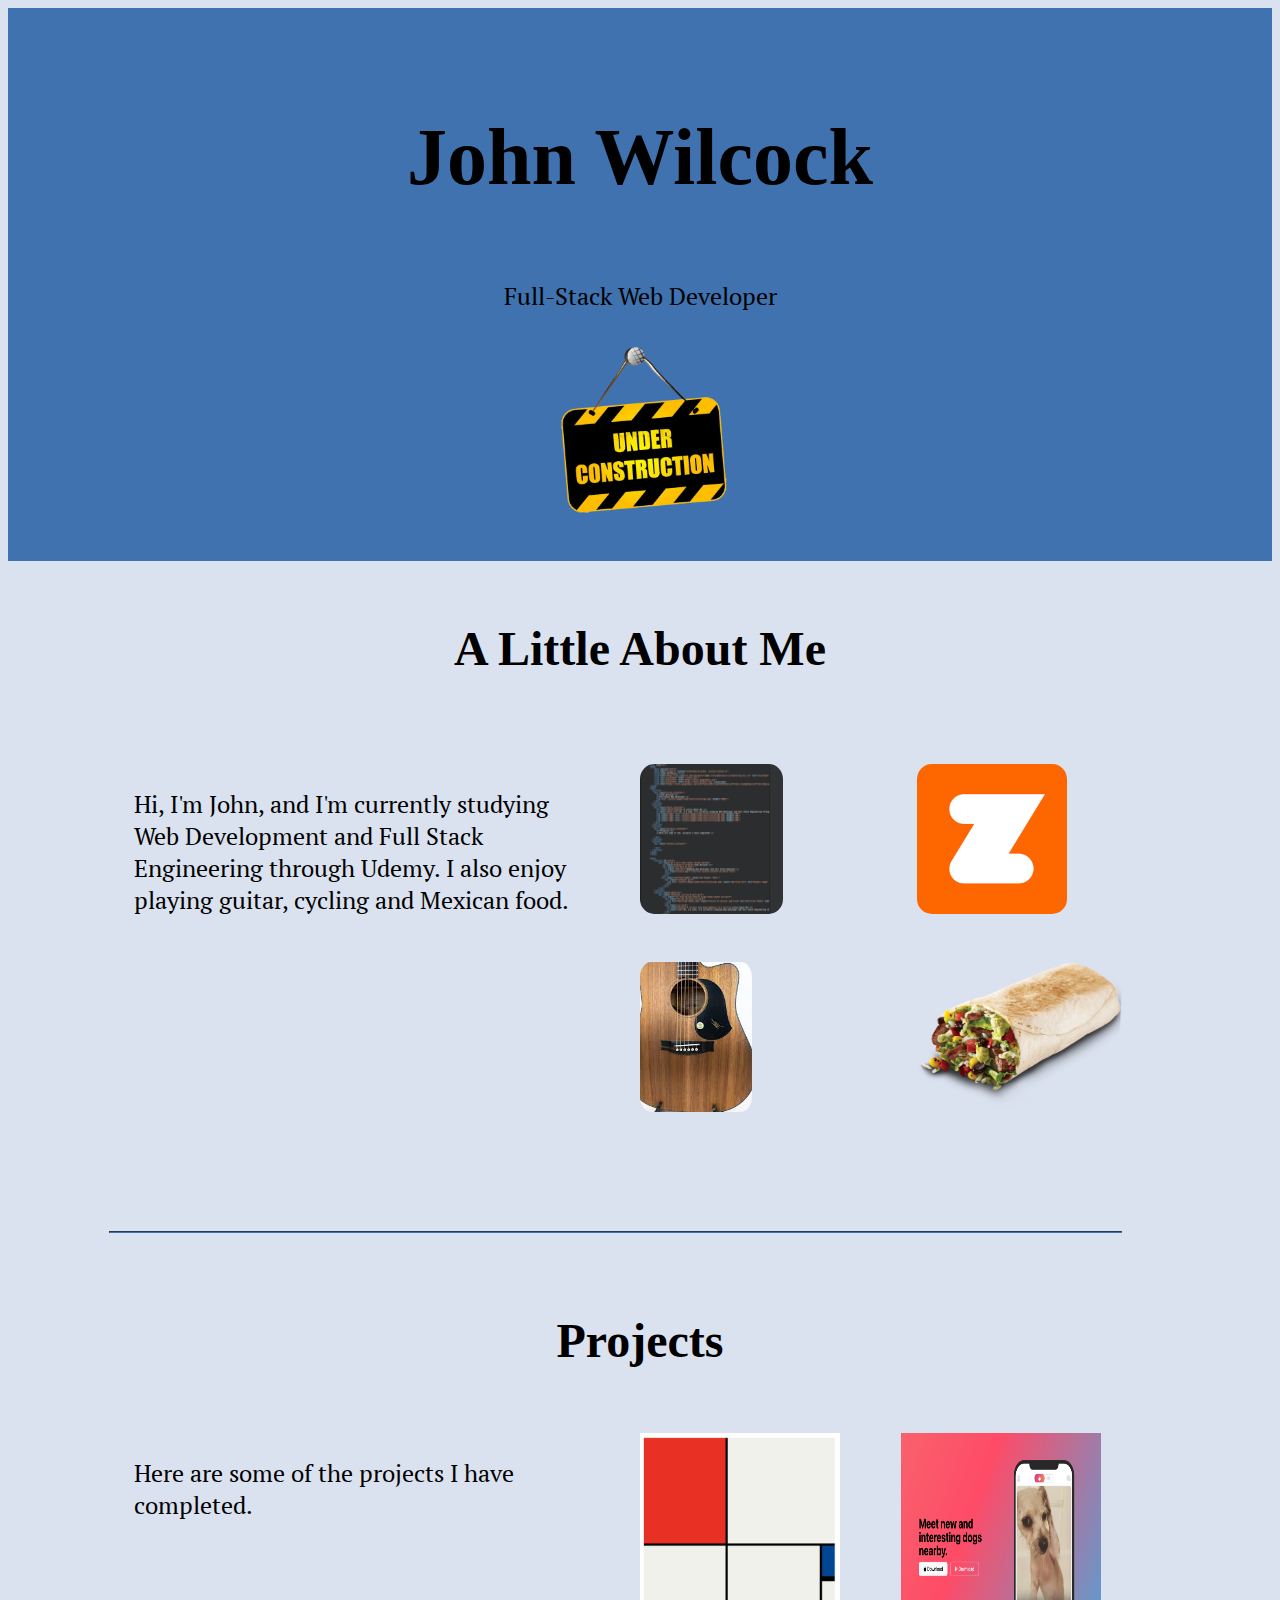
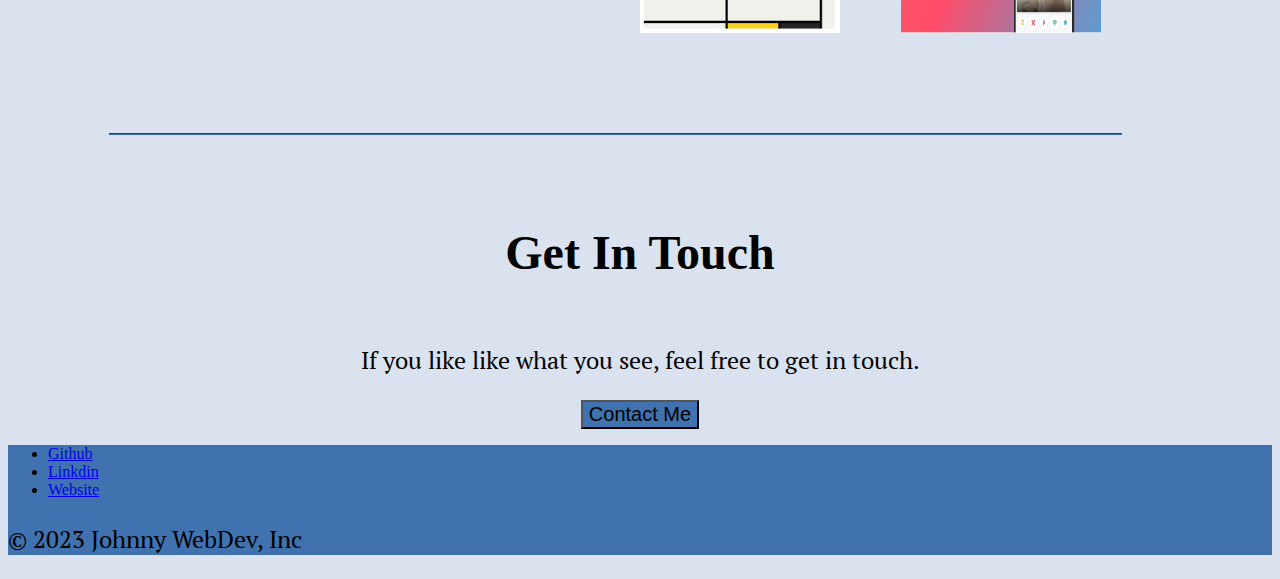
<file: index.html>
<!DOCTYPE html>
<html lang="en">
<head>
    <meta charset="UTF-8">
    <meta name="viewport" content="width=device-width, initial-scale=1.0">
    <title>John Portfolio</title>
    <link href="https://cdn.jsdelivr.net/npm/bootstrap@5.3.0-alpha3/dist/css/bootstrap.min.css" rel="stylesheet" integrity="sha384-KK94CHFLLe+nY2dmCWGMq91rCGa5gtU4mk92HdvYe+M/SXH301p5ILy+dN9+nJOZ" crossorigin="anonymous">
    <link rel="stylesheet" href="./style.css"/>
    <link rel="preconnect" href="https://fonts.googleapis.com">
    <link rel="preconnect" href="https://fonts.gstatic.com" crossorigin>
    <link href="https://fonts.googleapis.com/css2?family=Merriweather&family=PT+Sans:ital@1&family=PT+Serif&display=swap" rel="stylesheet">
</head>
<body>
  <section>
    <div class="title_container">
      <h1>John Wilcock</h1>
      <p>Full-Stack Web Developer</p>
      <img src="./assets/images/underconstructionsign.png" height="200px">
    </div>
  </section>
  <section>
    <div class="about_container">
      <h2 class="about-heading">A Little About Me</h2>
      <p class="about-info">Hi, I'm John, and I'm currently studying Web Development and Full Stack Engineering through Udemy. I also enjoy playing guitar, cycling and Mexican food.</p>
      <img class="img 1" src="./assets/images/Screenshot 2023-08-19 at 8.01.46 pm.png" height="150">
      <img class="img 2" src="./assets/images/images.png" height="150">
      <img class="img 3" src="./assets/images/maton.jpeg" height="150">
      <img class="img 4" src="./assets/images/Burrito-Mexican-PNG-Images.png" height="150">
    </div>
  </section>
  <hr>

  <section>
    <div class="projects_container">
      <h2>Projects</h2>
      <p>Here are some of the  projects I have completed.</p>
      <div>
        <a href="./public/Mondrian Project/index.html"><img src="./assets/images/mondrian.png" height="200px"/></a>
      </div>
      <div>
        <a href="./public/tindog/index.html"><img src="./assets/images/tindog.png" height="200px" width="200px"></a> 
      </div>
    </div>
  </section>
  <hr/>
  <section>
    <div class="contact_container">
      <h2>Get In Touch</h2>
      <p>If you like like what you see, feel free to get in touch.</p>
      <button class="btn btn-primary px-5 mb-5" type="button">
        Contact Me
      </button>
    </div>
  </section>
</body>
<footer>
  <div class="container">
    <footer class="py-3 my-4">
      <ul class="nav justify-content-center border-bottom pb-3 mb-3">
        <li class="nav-item"><a href="https://github.com/JohnnyWilcock" class="nav-link px-2 text-body-secondary">Github</a></li>
        <li class="nav-item"><a href="#" class="nav-link px-2 text-body-secondary">Linkdin</a></li>
        <li class="nav-item"><a href="#" class="nav-link px-2 text-body-secondary">Website</a></li>
      </ul>
      <p class="text-center text-body-secondary">© 2023 Johnny WebDev, Inc</p>
    </footer>
  </div>
</footer>
</html>

<!--<body>
    <section id="title">
        <div class="px-4 pt-5 text-center border-bottom">
            <h1 class="display-3 fw-bold">John Wilcock</h1>
            <div class="col-lg-6 mx-auto">
              <p class="lead mb-4">Budding Web Developer and Full Stack Engineer</p>
              <div class="d-grid gap-2 d-sm-flex justify-content-sm-center mb-5">
              </div>
            </div>
           <div class="overflow-hidden" style="max-height: 30vh;">
              <div class="container px-5">
                <img src="./assets/images/underconstructionsign.png" class="img-fluid mb-4" alt="Example image" width="200" height="200" loading="lazy">
              </div>
            </div>
        </div>
    </section>
    <section class="about-me">
        <div class="container col-xxl-8 px-4 py-5">
            <div class="row flex-lg-row-reverse align-items-center g-5 py-5">
              <div class="col-10 col-sm-8 col-lg-6">
                <img src="bootstrap-themes.png" class="d-block mx-lg-auto img-fluid" alt="Bootstrap Themes" width="700" height="500" loading="lazy">
              </div>
              <div class="col-lg-6">
                <h3 class="display-5 fw-bold text-body-emphasis lh-1 mb-3">A Little About Me</h3>
                <p class="lead">Hi, I'm John. I'm currently studying Web Developer and Full Stack Engineering through Udemy. I also enjoy playing guitar, cycling and Mexican food.</p>
              </div>
            </div>
          </div>
    </section>
    <section class="skills">
        <div class="skills_container">
            <div class="skills title">
              <h3 class="display-5 fw-bold text-body-emphasis lh-1 mb-3">My Skills</h3>
            </div>
            <div class="skills list">
              <p class="lead">Hi, I'm John. I'm currently studying Web Developer and Full Stack Engineering through Udemy. I also enjoy playing guitar, cycling and Mexican food.</p>
            </div>
          </div>
        </div>
    </section>
    <section class="projects">

    </section>
</body>
</html>
-->
</file>
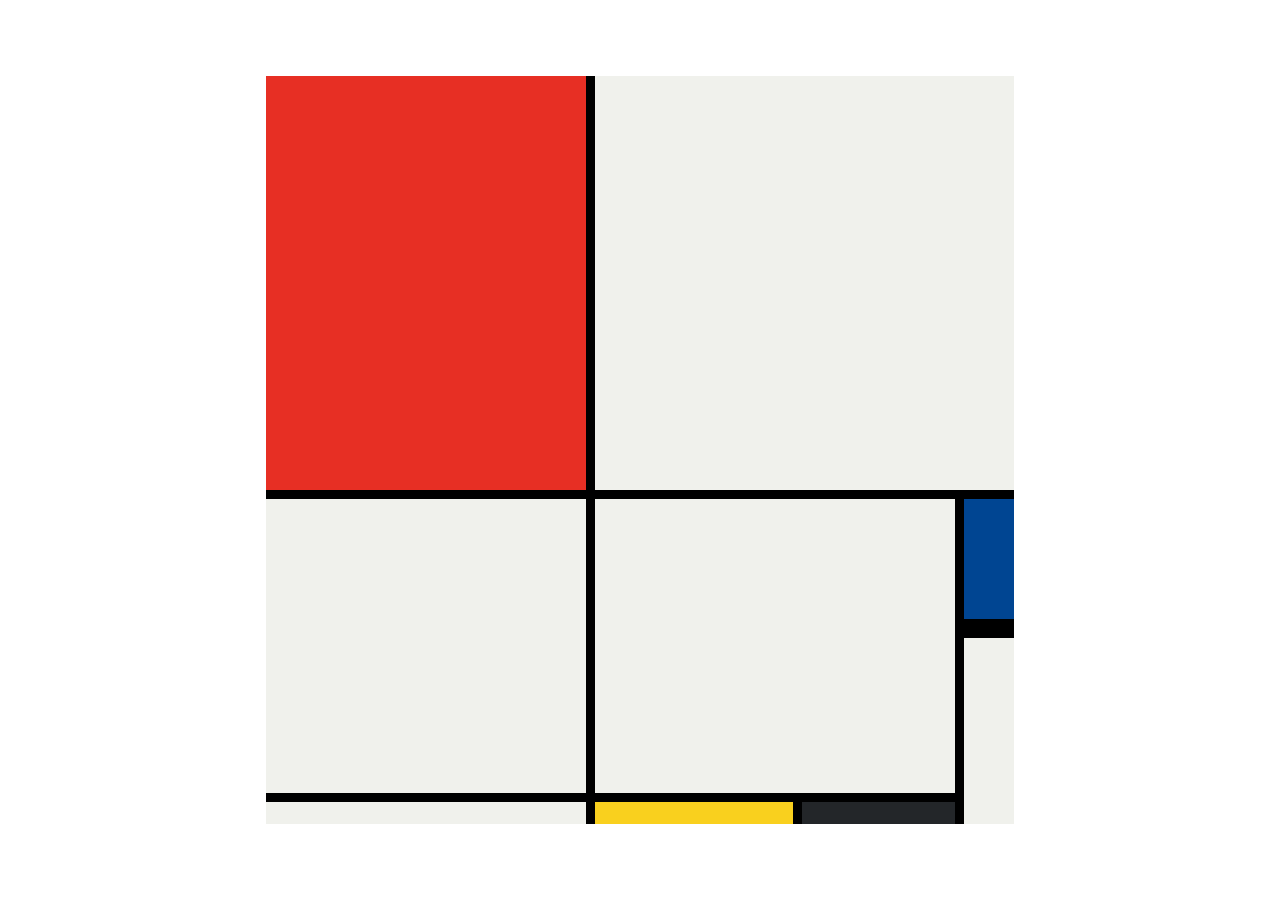
<file: public/Mondrian Project/index.html>
<!DOCTYPE html>
<html lang="en">

<head>
  <meta charset="UTF-8">
  <meta name="viewport" content="width=device-width, initial-scale=1.0">
  <title>Mondrian Project</title>
  <style>
    /* 
    Write your CSS here 
    Gap Colour: #000
    White: #F0F1EC
    Red: #E72F24
    Black: #232629
    Blue: #004592
    Yellow: #F9D01E

    For dimensions, see dimensions.png image.
    HINT: Remember you can't change the properties of grid lines.
    But grid lines are transparent!
    */
    body {
      display: flex;
      justify-content: center;
      align-items: center;
      height: 100vh;
      padding: 0;
      margin: 0;

    }
    
    .container {
      display: grid;
      height: 748px;
      width: 748px;
      grid-template-columns: 320px 198px 153px 50px;
      grid-template-rows: 414px 130px 155px 22px;
      gap: 9px;
      background-color: black;
    }

    

    .item {
      background-color:#F0F1EC ;
    }

    .red {
      background-color:#E72F24;
    }

    .blue {
      background-color: #004592;
      border-bottom: black 10px solid;

    }

    .yellow {
      background-color: #F9D01E;
    }

    .black {
      background-color: #232629;
    }

    .white1 {
     grid-column: span 3;
    }

    .white2 {
      grid-row: span 2;
    }

    .white3 {
      grid-row: span 2;
      grid-column: span 2;
    }

    .white4 {
     grid-row: span 2;
    }


  </style>
</head>

<body>
  <!-- Write your HTML here -->
  <div class="container">
    <div class="item red"></div>
    <div class="item white1"></div>
    <div class="item white2"></div>    
    <div class="item white3"></div>
    <div class="item blue"></div>
    <div class="item white4"></div>
    <div class="item white5"></div>
    <div class="item yellow"></div>
    <div class="item black"></div>
 </div>
</body>
  
</html>
</file>
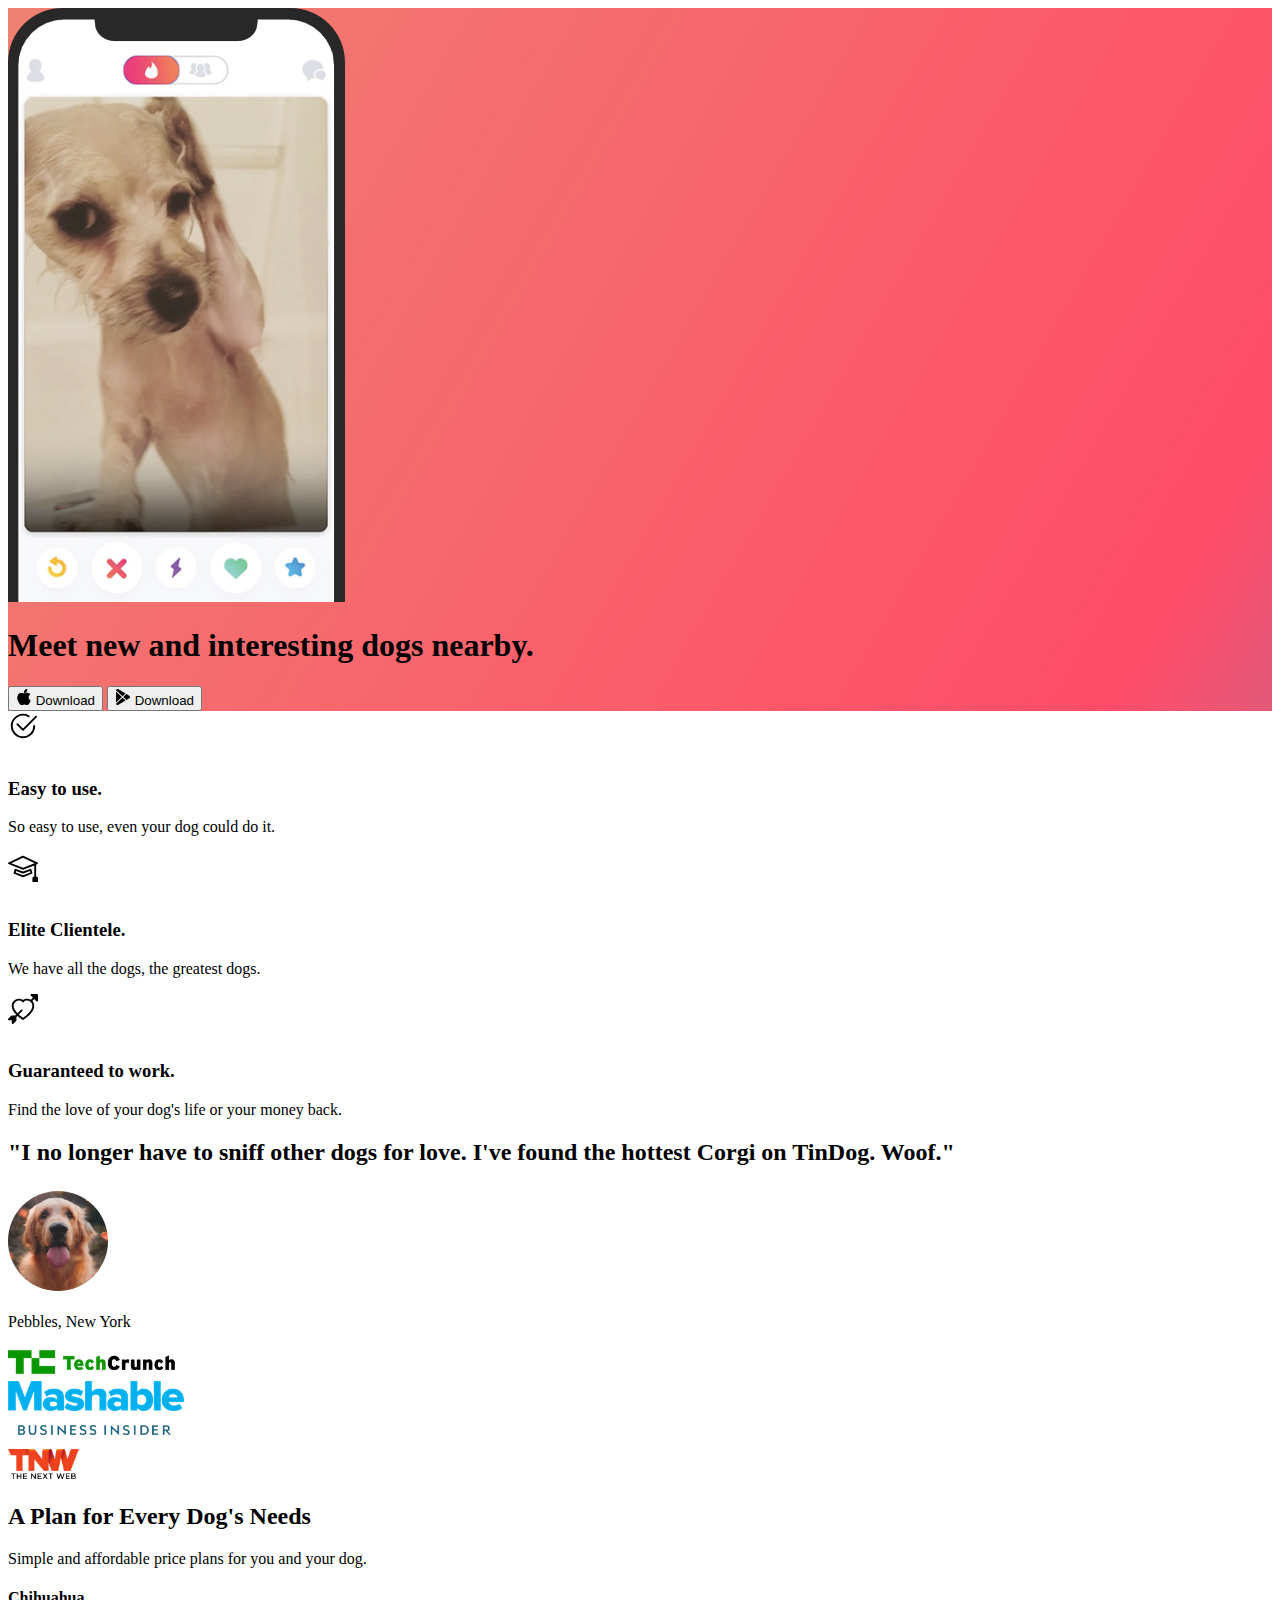
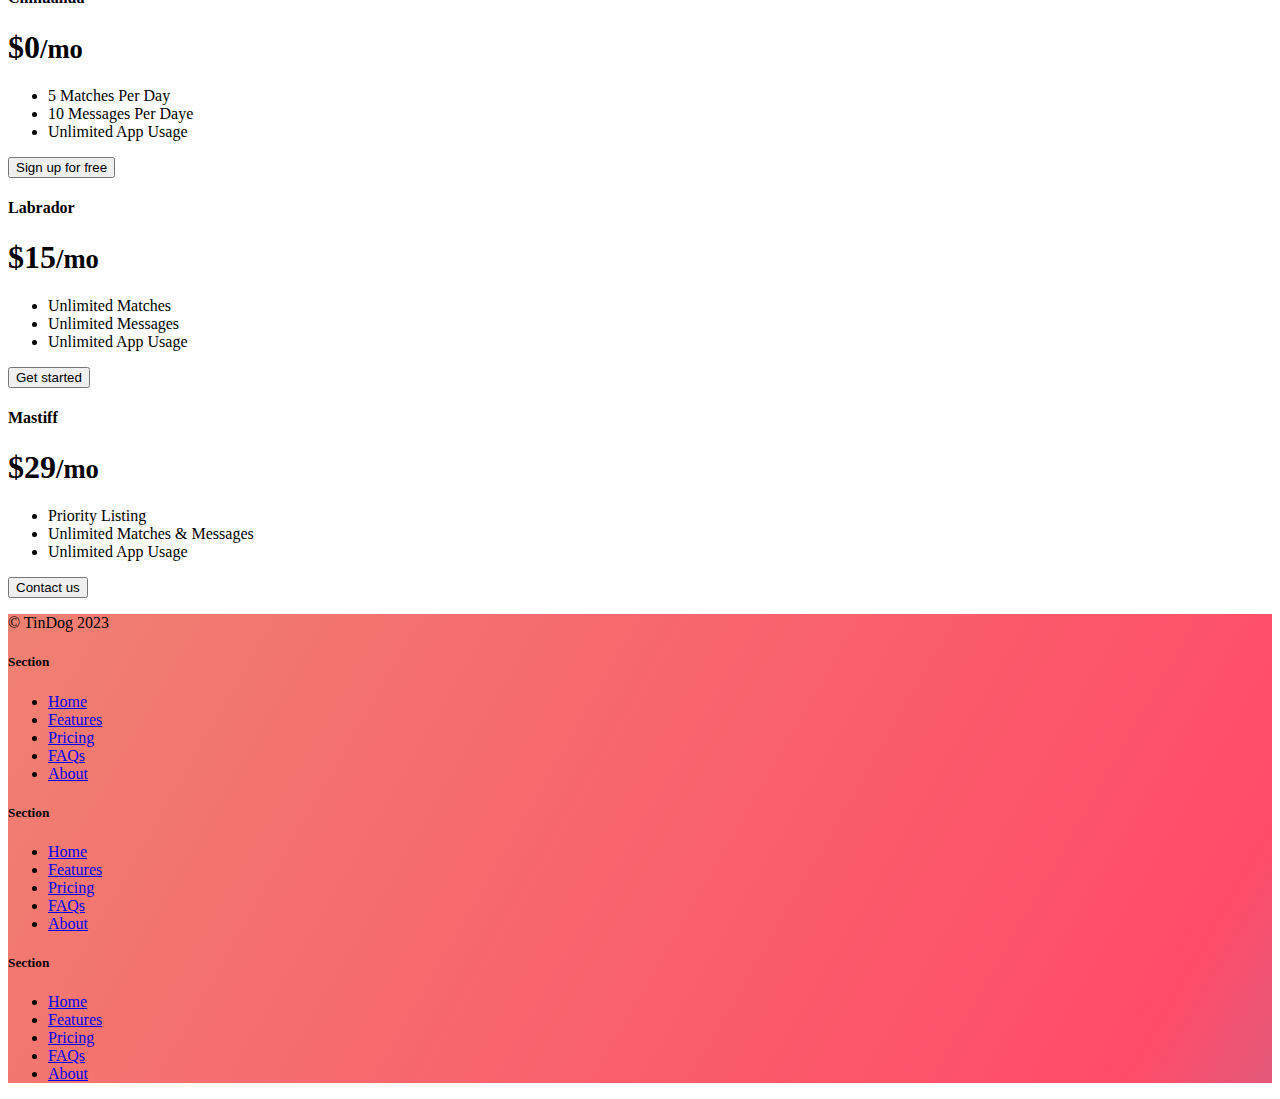
<file: public/tindog/index.html>
<!DOCTYPE html>
<html lang="en">

<head>
  <meta charset="UTF-8">
  <meta name="viewport" content="width=device-width, initial-scale=1.0">
  <title>TinDog</title>
  <link href="https://cdn.jsdelivr.net/npm/bootstrap@5.3.0-alpha3/dist/css/bootstrap.min.css" rel="stylesheet" integrity="sha384-KK94CHFLLe+nY2dmCWGMq91rCGa5gtU4mk92HdvYe+M/SXH301p5ILy+dN9+nJOZ" crossorigin="anonymous">
  <link rel="stylesheet" href="./css/style.css"/>
</head>

<body>
  <section id="title" class="gradient-background">
  <!-- Title -->
  <div class="container col-xxl-8 px-4 pt-5">
    <div class="row flex-lg-row-reverse align-items-center g-5 pt-5">
      <div class="col-10 col-sm-8 col-lg-6">
        <img src="./images/iphone.png" class="d-block mx-lg-auto img-fluid" alt="Bootstrap Themes" >
      </div>
      <div class="col-lg-6">
        <h1 class="display-5 fw-bold text-body-emphasis lh-1 mb-3">Meet new and interesting dogs nearby.</h1>
        <div class="d-grid gap-2 d-md-flex justify-content-md-start">
          <button id="apple" type="button" class="btn btn-light btn-lg px-4 me-md-2"><svg xmlns="http://www.w3.org/2000/svg" width="16" height="16" fill="currentColor" class="bi bi-apple mb-1" viewBox="0 0 16 16">
            <path d="M11.182.008C11.148-.03 9.923.023 8.857 1.18c-1.066 1.156-.902 2.482-.878 2.516.024.034 1.52.087 2.475-1.258.955-1.345.762-2.391.728-2.43Zm3.314 11.733c-.048-.096-2.325-1.234-2.113-3.422.212-2.189 1.675-2.789 1.698-2.854.023-.065-.597-.79-1.254-1.157a3.692 3.692 0 0 0-1.563-.434c-.108-.003-.483-.095-1.254.116-.508.139-1.653.589-1.968.607-.316.018-1.256-.522-2.267-.665-.647-.125-1.333.131-1.824.328-.49.196-1.422.754-2.074 2.237-.652 1.482-.311 3.83-.067 4.56.244.729.625 1.924 1.273 2.796.576.984 1.34 1.667 1.659 1.899.319.232 1.219.386 1.843.067.502-.308 1.408-.485 1.766-.472.357.013 1.061.154 1.782.539.571.197 1.111.115 1.652-.105.541-.221 1.324-1.059 2.238-2.758.347-.79.505-1.217.473-1.282Z" />
            <path d="M11.182.008C11.148-.03 9.923.023 8.857 1.18c-1.066 1.156-.902 2.482-.878 2.516.024.034 1.52.087 2.475-1.258.955-1.345.762-2.391.728-2.43Zm3.314 11.733c-.048-.096-2.325-1.234-2.113-3.422.212-2.189 1.675-2.789 1.698-2.854.023-.065-.597-.79-1.254-1.157a3.692 3.692 0 0 0-1.563-.434c-.108-.003-.483-.095-1.254.116-.508.139-1.653.589-1.968.607-.316.018-1.256-.522-2.267-.665-.647-.125-1.333.131-1.824.328-.49.196-1.422.754-2.074 2.237-.652 1.482-.311 3.83-.067 4.56.244.729.625 1.924 1.273 2.796.576.984 1.34 1.667 1.659 1.899.319.232 1.219.386 1.843.067.502-.308 1.408-.485 1.766-.472.357.013 1.061.154 1.782.539.571.197 1.111.115 1.652-.105.541-.221 1.324-1.059 2.238-2.758.347-.79.505-1.217.473-1.282Z" />
              </svg> Download</button>
              <button id="google" type="button" class="btn btn-outline-light btn-lg px-4"><svg xmlns="http://www.w3.org/2000/svg" width="16" height="16" fill="currentColor"
                class="bi bi-google-play mb-1" viewBox="0 0 16 16">
                <path d="M14.222 9.374c1.037-.61 1.037-2.137 0-2.748L11.528 5.04 8.32 8l3.207 2.96 2.694-1.586Zm-3.595 2.116L7.583 8.68 1.03 14.73c.201 1.029 1.36 1.61 2.303 1.055l7.294-4.295ZM1 13.396V2.603L6.846 8 1 13.396ZM1.03 1.27l6.553 6.05 3.044-2.81L3.333.215C2.39-.341 1.231.24 1.03 1.27Z" />
                </svg> Download
              </button>
        </div>
      </div>
    </div>
  </div>
  </section>
  <!-- Features -->
  <section id="features">
    <div class="container px-4 py-5 mt-5" id="hanging-icons">
      <div class="row g-4 py-5 row-cols-1 row-cols-lg-3">
        <div class="col d-flex align-items-start">
          <div class="icon-square text-body-emphasis bg-body-secondary d-inline-flex align-items-center justify-content-center fs-4 flex-shrink-0 me-3">
            <svg xmlns="http://www.w3.org/2000/svg" height="30" fill="currentColor" class="bi bi-check2-circle" viewBox="0 0 16 16">
              <path d="M2.5 8a5.5 5.5 0 0 1 8.25-4.764.5.5 0 0 0 .5-.866A6.5 6.5 0 1 0 14.5 8a.5.5 0 0 0-1 0 5.5 5.5 0 1 1-11 0z" />
              <path d="M15.354 3.354a.5.5 0 0 0-.708-.708L8 9.293 5.354 6.646a.5.5 0 1 0-.708.708l3 3a.5.5 0 0 0 .708 0l7-7z" />
            </svg>
          </div>
          <div>
            <h3 class="fs-2 text-body-emphasis">Easy to use.</h3>
            <p>So easy to use, even your dog could do it.</p>
          </div>
        </div>
        <div class="col d-flex align-items-start">
          <div class="icon-square text-body-emphasis bg-body-secondary d-inline-flex align-items-center justify-content-center fs-4 flex-shrink-0 me-3">
            <svg xmlns="http://www.w3.org/2000/svg" height="30" fill="currentColor" class="bi bi-mortarboard" viewBox="0 0 16 16">
              <path d="M8.211 2.047a.5.5 0 0 0-.422 0l-7.5 3.5a.5.5 0 0 0 .025.917l7.5 3a.5.5 0 0 0 .372 0L14 7.14V13a1 1 0 0 0-1 1v2h3v-2a1 1 0 0 0-1-1V6.739l.686-.275a.5.5 0 0 0 .025-.917l-7.5-3.5ZM8 8.46 1.758 5.965 8 3.052l6.242 2.913L8 8.46Z"/>
              <path d="M4.176 9.032a.5.5 0 0 0-.656.327l-.5 1.7a.5.5 0 0 0 .294.605l4.5 1.8a.5.5 0 0 0 .372 0l4.5-1.8a.5.5 0 0 0 .294-.605l-.5-1.7a.5.5 0 0 0-.656-.327L8 10.466 4.176 9.032Zm-.068 1.873.22-.748 3.496 1.311a.5.5 0 0 0 .352 0l3.496-1.311.22.748L8 12.46l-3.892-1.556Z"/>
            </svg>
          </div>
          <div>
            <h3 class="fs-2 text-body-emphasis">Elite Clientele.</h3>
            <p>We have all the dogs, the greatest dogs.</p>
          </div>
        </div>
        <div class="col d-flex align-items-start">
          <div class="icon-square text-body-emphasis bg-body-secondary d-inline-flex align-items-center justify-content-center fs-4 flex-shrink-0 me-3">
            <svg xmlns="http://www.w3.org/2000/svg" height="30" fill="currentColor" class="bi bi-arrow-through-heart" viewBox="0 0 16 16">
              <path fill-rule="evenodd" d="M2.854 15.854A.5.5 0 0 1 2 15.5V14H.5a.5.5 0 0 1-.354-.854l1.5-1.5A.5.5 0 0 1 2 11.5h1.793l.53-.53c-.771-.802-1.328-1.58-1.704-2.32-.798-1.575-.775-2.996-.213-4.092C3.426 2.565 6.18 1.809 8 3.233c1.25-.98 2.944-.928 4.212-.152L13.292 2 12.147.854A.5.5 0 0 1 12.5 0h3a.5.5 0 0 1 .5.5v3a.5.5 0 0 1-.854.354L14 2.707l-1.006 1.006c.236.248.44.531.6.845.562 1.096.585 2.517-.213 4.092-.793 1.563-2.395 3.288-5.105 5.08L8 13.912l-.276-.182a21.86 21.86 0 0 1-2.685-2.062l-.539.54V14a.5.5 0 0 1-.146.354l-1.5 1.5Zm2.893-4.894A20.419 20.419 0 0 0 8 12.71c2.456-1.666 3.827-3.207 4.489-4.512.679-1.34.607-2.42.215-3.185-.817-1.595-3.087-2.054-4.346-.761L8 4.62l-.358-.368c-1.259-1.293-3.53-.834-4.346.761-.392.766-.464 1.845.215 3.185.323.636.815 1.33 1.519 2.065l1.866-1.867a.5.5 0 1 1 .708.708L5.747 10.96Z" />
            </svg>
          </div>
          <div>
            <h3 class="fs-2 text-body-emphasis">Guaranteed to work.</h3>
            <p>Find the love of your dog's life or your money back.</p>
          </div>
        </div>
      </div>
    </div>
  </section>
  <!-- Testimonial -->
  <section id="testimonial">
    <div class="p-5 text-center bg-body-tertiary">
      <div class="container py-5">
        <h2 class="text-body-emphasis">"I no longer have to sniff other dogs for love. I've found the hottest Corgi on TinDog. Woof."</h2>
        <img class="test-img" src="./images/dog-img.jpg" height="100px" width="`100px">
        <p class="col-lg-8 mx-auto lead">
          Pebbles, New York
        </p>
      </div>
      <div class="container">
        <div class="row">
          <div class="col-lg-3 col-sm-12">
            <img src="./images/techcrunch.png" alt="techcrunch logo" height="30px">
          </div> 
          <div class="col-lg-3 col-sm-12">
            <img src="./images/mashable.png" alt="mashable logo" height="30px">
          </div> 
          <div class="col-lg-3 col-sm-12">
            <img src="./images/bizinsider.png" alt="business insider logo" height="30px">
          </div> 
          <div class="col-lg-3 col-sm-12">
            <img src="./images/tnw.png" alt="TNW logo" height="30px">
          </div> 
        </div>
      </div>
    </div>
  </section>
  <!-- Pricing -->
  <section id="pricing">
    <div class="container py-3">
      <header>
         <div class="pricing-header p-3 pb-md-4 mx-auto text-center">
          <h2 class="display-4 fw-normal text-body-emphasis">A Plan for Every Dog's Needs</h2>
          <p class="fs-5 text-body-secondary">Simple and affordable price plans for you and your dog.</p>
        </div>
      </header>
    
      <main>
        <div class="row row-cols-1 row-cols-md-3 mb-3 text-center">
          <div class="col">
            <div class="card mb-4 rounded-3 shadow-sm">
              <div class="card-header py-3">
                <h4 class="my-0 fw-normal">Chihuahua</h4>
              </div>
              <div class="card-body">
                <h1 class="card-title pricing-card-title">$0<small class="text-body-secondary fw-light">/mo</small></h1>
                <ul class="list-unstyled mt-3 mb-4">
                  <li>5 Matches Per Day</li>
                  <li>10 Messages Per Daye</li>
                  <li>Unlimited App Usage</li>
                </ul>
                <button type="button" class="w-100 btn btn-lg btn-outline-dark">Sign up for free</button>
              </div>
            </div>
          </div>
          <div class="col">
            <div class="card mb-4 rounded-3 shadow-sm">
              <div class="card-header py-3">
                <h4 class="my-0 fw-normal">Labrador</h4>
              </div>
              <div class="card-body">
                <h1 class="card-title pricing-card-title">$15<small class="text-body-secondary fw-light">/mo</small></h1>
                <ul class="list-unstyled mt-3 mb-4">
                  <li>Unlimited Matches</li>
                  <li>Unlimited Messages</li>
                  <li>Unlimited App Usage</li>
                </ul>
                <button type="button" class="w-100 btn btn-lg btn-dark">Get started</button>
              </div>
            </div>
          </div>
          <div class="col">
            <div class="card mb-4 rounded-3 shadow-sm border-dark">
              <div class="card-header py-3 text-bg-dark border-primary">
                <h4 class="my-0 fw-normal">Mastiff</h4>
              </div>
              <div class="card-body">
                <h1 class="card-title pricing-card-title">$29<small class="text-body-secondary fw-light">/mo</small></h1>
                <ul class="list-unstyled mt-3 mb-4">
                  <li>Priority Listing</li>
                  <li>Unlimited Matches & Messages</li>
                  <li>Unlimited App Usage</li>
                </ul>
                <button type="button" class="w-100 btn btn-lg btn-dark">Contact us</button>
              </div>
            </div>
          </div>
        </div>
    </div>
  </section>
  <!-- Footer -->
  <section id="footer" class="gradient-background">
    <div class="container">
      <footer class="row row-cols-1 row-cols-sm-2 row-cols-md-5 py-5 mt-5">
        <div class="col mb-3"> 
          <p class="text-body-secondary">© TinDog 2023</p>
        </div>
    
        <div class="col mb-3">
    
        </div>
    
        <div class="col mb-3">
          <h5>Section</h5>
          <ul class="nav flex-column">
            <li class="nav-item mb-2"><a href="#" class="nav-link p-0 text-body-secondary">Home</a></li>
            <li class="nav-item mb-2"><a href="#" class="nav-link p-0 text-body-secondary">Features</a></li>
            <li class="nav-item mb-2"><a href="#" class="nav-link p-0 text-body-secondary">Pricing</a></li>
            <li class="nav-item mb-2"><a href="#" class="nav-link p-0 text-body-secondary">FAQs</a></li>
            <li class="nav-item mb-2"><a href="#" class="nav-link p-0 text-body-secondary">About</a></li>
          </ul>
        </div>
    
        <div class="col mb-3">
          <h5>Section</h5>
          <ul class="nav flex-column">
            <li class="nav-item mb-2"><a href="#" class="nav-link p-0 text-body-secondary">Home</a></li>
            <li class="nav-item mb-2"><a href="#" class="nav-link p-0 text-body-secondary">Features</a></li>
            <li class="nav-item mb-2"><a href="#" class="nav-link p-0 text-body-secondary">Pricing</a></li>
            <li class="nav-item mb-2"><a href="#" class="nav-link p-0 text-body-secondary">FAQs</a></li>
            <li class="nav-item mb-2"><a href="#" class="nav-link p-0 text-body-secondary">About</a></li>
          </ul>
        </div>
    
        <div class="col mb-3">
          <h5>Section</h5>
          <ul class="nav flex-column">
            <li class="nav-item mb-2"><a href="#" class="nav-link p-0 text-body-secondary">Home</a></li>
            <li class="nav-item mb-2"><a href="#" class="nav-link p-0 text-body-secondary">Features</a></li>
            <li class="nav-item mb-2"><a href="#" class="nav-link p-0 text-body-secondary">Pricing</a></li>
            <li class="nav-item mb-2"><a href="#" class="nav-link p-0 text-body-secondary">FAQs</a></li>
            <li class="nav-item mb-2"><a href="#" class="nav-link p-0 text-body-secondary">About</a></li>
          </ul>
        </div>
      </footer>
    </div>
  </section>
</body>

</html>
</file>
<file: style.css>
body {
    background-color: #dbe2ef;
}

.title_container {
    display: flex;
    flex-direction: column;
    align-items: center;
    padding-top: 50px;
    padding-bottom: 25px;
    background-color: #3f72af;
    
}

h1 {
    font-size: 5rem;
}

p {
    font-family: 'PT Serif', serif;
    font-size: 1.5rem;
 }

.about_container {
    padding-left: 10%;
    padding-right: 10%;
    padding-top: 20px;
    height: 600px;
    gap: 3rem;
    display: grid;
    grid-template-columns: 2fr 1fr 1fr;
    grid-template-rows: 1fr 1fr 2fr;
    margin-bottom: 50px;
    background-color: #dbe2ef;

 }

 .img {
    border-radius: 10%;
    align-content: center;
   
 }

 .projects_container {
    padding-left: 10%;
    padding-right: 10%;
    padding-top: 20px;
    padding-bottom: 30px;
    height: 400px;
    gap: 1rem;
    display: grid;
    grid-template-columns: 2fr 1fr 1fr;
    grid-template-rows: 1fr 1fr;
    background-color: #dbe2ef;
    margin-bottom: 50px;
 }

.about-heading {
    grid-column: span 3;
    text-align: center;
 }

.about-info {
    grid-row: span 2;
    padding-right: 20px;
 }

 h2 {
    text-align: center;
    font-size: 3rem;
 }

 .projects_container > h2 {
    grid-column: span 3;
    padding-top: 30px;
    margin-top: 30px;

 }

 .projects_container > p {
    grid-row: span 2;
 }

 footer {
    background-color: #3f72af;
 }

  .border-bottom {
    border-color: #dbe2ef;
}

 .btn {
    background-color: #3f72af;
    font-size: 20px;
 }

 .contact_container {
    display: flex;
    flex-direction: column;
    align-items: center;
    padding-top: 50px;
 }

 hr {
    border-color:  #3f72af;
    width: 80%;
    margin: 0 8% 0 8%;


 }
/*
body {
    background-color: #f9f7f7;
}


#title {
    background-color: #3f72af;

}

h1 {
    color: #dbe2ef;
 
}

p {
    font-family: 'PT Serif', serif;
    font-size: 1.5rem;
}

.skills_container {
    padding: ;
} */
</file>
<file: public/tindog/css/style.css>
.gradient-background {
  background: linear-gradient(300deg, #00bfff, #ff4c68, #ef8172);
  background-size: 180% 180%;
  animation: gradient-animation 18s ease infinite;
}

@keyframes gradient-animation {
  0% {
    background-position: 0% 50%;
  }
  50% {
    background-position: 100% 50%;
  }
  100% {
    background-position: 0% 50%;
  }
}

.icon-square {
  width: 3rem;
  height: 3rem;
  border-radius: 0.75rem;
}

/*.profile-img {
  height: 100px;
  border-radius: 50%;
} */

.test-img {
  border-radius: 50%;
  margin-top: 5px;
  margin-bottom: 2px;
}
</file>
